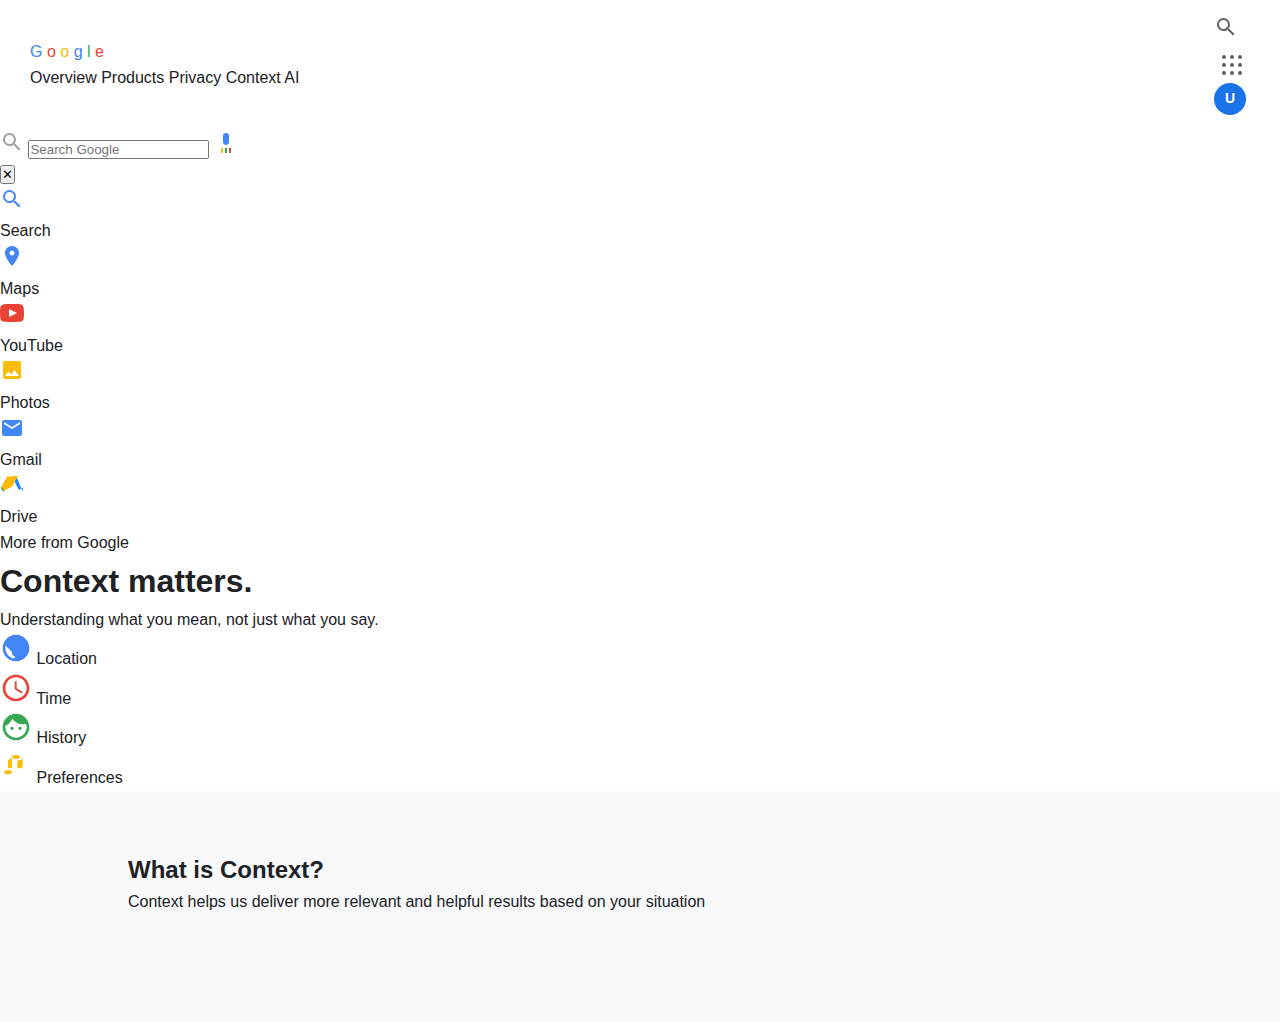
<file: content.html>
<!DOCTYPE html>
<html lang="en">
<head>
    <meta charset="UTF-8">
    <meta name="viewport" content="width=device-width, initial-scale=1.0">
    <title>Context - Google</title>
    <link rel="stylesheet" href="style.css">
    <link rel="preconnect" href="https://fonts.googleapis.com">
    <link rel="preconnect" href="https://fonts.gstatic.com" crossorigin>
    <link href="https://fonts.googleapis.com/css2?family=Google+Sans:wght@400;500;700&family=Roboto:wght@400;500;700&display=swap" rel="stylesheet">
    <link rel="icon" href="data:image/svg+xml,<svg xmlns='http://www.w3.org/2000/svg' viewBox='0 0 100 100'><text y='.9em' font-size='90'>🔍</text></svg>">
</head>
<body>
    <!-- Header Navigation -->
    <header class="header">
        <div class="header-left">
            <a href="#" class="logo">
                <span class="g-blue">G</span>
                <span class="g-red">o</span>
                <span class="g-yellow">o</span>
                <span class="g-blue">g</span>
                <span class="g-green">l</span>
                <span class="g-red">e</span>
            </a>
            <nav class="main-nav">
                <a href="#" class="nav-link">Overview</a>
                <a href="#" class="nav-link">Products</a>
                <a href="#" class="nav-link">Privacy</a>
                <a href="#" class="nav-link active">Context</a>
                <a href="#" class="nav-link">AI</a>
            </nav>
        </div>
        
        <div class="header-right">
            <div class="search-toggle" id="searchToggle">
                <svg viewBox="0 0 24 24" width="24" height="24">
                    <path fill="#5f6368" d="M15.5 14h-.79l-.28-.27A6.471 6.471 0 0 0 16 9.5 6.5 6.5 0 1 0 9.5 16c1.61 0 3.09-.59 4.23-1.57l.27.28v.79l5 4.99L20.49 19l-4.99-5zm-6 0C7.01 14 5 11.99 5 9.5S7.01 5 9.5 5 14 7.01 14 9.5 11.99 14 9.5 14z"/>
                </svg>
            </div>
            <div class="app-icon" id="appIcon">
                <span class="dot"></span>
                <span class="dot"></span>
                <span class="dot"></span>
                <span class="dot"></span>
                <span class="dot"></span>
                <span class="dot"></span>
                <span class="dot"></span>
                <span class="dot"></span>
                <span class="dot"></span>
            </div>
            <div class="profile-pic" id="profileBtn">
                <span>U</span>
            </div>
        </div>
    </header>

    <!-- Search Overlay -->
    <div class="search-overlay" id="searchOverlay">
        <div class="search-container">
            <div class="search-bar">
                <svg viewBox="0 0 24 24" width="24" height="24">
                    <path fill="#9aa0a6" d="M15.5 14h-.79l-.28-.27A6.471 6.471 0 0 0 16 9.5 6.5 6.5 0 1 0 9.5 16c1.61 0 3.09-.59 4.23-1.57l.27.28v.79l5 4.99L20.49 19l-4.99-5zm-6 0C7.01 14 5 11.99 5 9.5S7.01 5 9.5 5 14 7.01 14 9.5 11.99 14 9.5 14z"/>
                </svg>
                <input type="text" placeholder="Search Google" id="searchInput">
                <svg class="voice-icon" viewBox="0 0 24 24" width="24" height="24">
                    <path fill="#4285f4" d="M12 15c1.66 0 3-1.31 3-2.97V5.97C15 4.31 13.66 3 12 3s-3 1.31-3 2.97v6.06c0 1.66 1.34 2.97 3 2.97z"/>
                    <path fill="#34a853" d="M11 18h2v5h-2z"/>
                    <path fill="#fbbc05" d="M7 18h2v5H7z"/>
                    <path fill="#ea4335" d="M15 18h2v5h-2z"/>
                </svg>
            </div>
            <button class="close-search" id="closeSearch">✕</button>
        </div>
    </div>

    <!-- App Menu Dropdown -->
    <div class="app-menu" id="appMenu">
        <div class="app-grid">
            <a href="#" class="app-item">
                <div class="app-icon-box search-icon">
                    <svg viewBox="0 0 24 24" width="24" height="24">
                        <path fill="#4285f4" d="M15.5 14h-.79l-.28-.27A6.471 6.471 0 0 0 16 9.5 6.5 6.5 0 1 0 9.5 16c1.61 0 3.09-.59 4.23-1.57l.27.28v.79l5 4.99L20.49 19l-4.99-5zm-6 0C7.01 14 5 11.99 5 9.5S7.01 5 9.5 5 14 7.01 14 9.5 11.99 14 9.5 14z"/>
                    </svg>
                </div>
                <span>Search</span>
            </a>
            <a href="#" class="app-item">
                <div class="app-icon-box maps-icon">
                    <svg viewBox="0 0 24 24" width="24" height="24">
                        <path fill="#4285f4" d="M12 2C8.13 2 5 5.13 5 9c0 5.25 7 13 7 13s7-7.75 7-13c0-3.87-3.13-7-7-7zm0 9.5c-1.38 0-2.5-1.12-2.5-2.5s1.12-2.5 2.5-2.5 2.5 1.12 2.5 2.5-1.12 2.5-2.5 2.5z"/>
                    </svg>
                </div>
                <span>Maps</span>
            </a>
            <a href="#" class="app-item">
                <div class="app-icon-box youtube-icon">
                    <svg viewBox="0 0 24 24" width="24" height="24">
                        <path fill="#ea4335" d="M19.615 3.184c-3.604-.246-11.631-.245-15.23 0-3.897.266-4.356 2.62-4.385 8.816.029 6.185.484 8.549 4.385 8.816 3.6.245 11.626.246 15.23 0 3.897-.266 4.356-2.62 4.385-8.816-.029-6.185-.484-8.549-4.385-8.816zm-10.615 12.816v-8l8 3.993-8 4.007z"/>
                    </svg>
                </div>
                <span>YouTube</span>
            </a>
            <a href="#" class="app-item">
                <div class="app-icon-box photos-icon">
                    <svg viewBox="0 0 24 24" width="24" height="24">
                        <path fill="#fbbc05" d="M21 19V5c0-1.1-.9-2-2-2H5c-1.1 0-2 .9-2 2v14c0 1.1.9 2 2 2h14c1.1 0 2-.9 2-2zM8.5 13.5l2.5 3.01L14.5 12l4.5 6H5l3.5-4.5z"/>
                    </svg>
                </div>
                <span>Photos</span>
            </a>
            <a href="#" class="app-item">
                <div class="app-icon-box gmail-icon">
                    <svg viewBox="0 0 24 24" width="24" height="24">
                        <path fill="#4285f4" d="M20 4H4c-1.1 0-1.99.9-1.99 2L2 18c0 1.1.9 2 2 2h16c1.1 0 2-.9 2-2V6c0-1.1-.9-2-2-2zm0 4l-8 5-8-5V6l8 5 8-5v2z"/>
                    </svg>
                </div>
                <span>Gmail</span>
            </a>
            <a href="#" class="app-item">
                <div class="app-icon-box drive-icon">
                    <svg viewBox="0 0 24 24" width="24" height="24">
                        <path fill="#00832d" d="M7.71 3.5L1.15 15l2.21 3.83L9.93 7.33 7.71 3.5z"/>
                        <path fill="#2684fc" d="M22.85 18.83L16.29 3.5h-4.29l4.81 9.58 2.21 3.83 3.93-2.08z"/>
                        <path fill="#ffba00" d="M11.99 3.5H7.7l-6.05 10.46 2.21 3.83L11.99 13.5l6.05-10.47h-4.29L11.99 3.5z"/>
                    </svg>
                </div>
                <span>Drive</span>
            </a>
        </div>
        <div class="app-more">
            <a href="#">More from Google</a>
        </div>
    </div>

    <!-- Main Content -->
    <main class="main-content">
        <!-- Hero Section -->
        <section class="context-hero">
            <div class="hero-content">
                <h1 class="hero-title">
                    <span class="title-word">Context</span>
                    <span class="title-word">matters.</span>
                </h1>
                <p class="hero-subtitle">Understanding what you mean, not just what you say.</p>
            </div>
            <div class="hero-visual">
                <div class="visual-card card-1">
                    <svg viewBox="0 0 24 24" width="32" height="32">
                        <path fill="#4285f4" d="M12 2C6.48 2 2 6.48 2 12s4.48 10 10 10 10-4.48 10-10S17.52 2 12 2zm-1 17.93c-3.95-.49-7-3.85-7-7.93 0-.62.08-1.21.21-1.79L9 15v1c0 1.1.9 2 2 2v1.93z"/>
                    </svg>
                    <span>Location</span>
                </div>
                <div class="visual-card card-2">
                    <svg viewBox="0 0 24 24" width="32" height="32">
                        <path fill="#ea4335" d="M11.99 2C6.47 2 2 6.48 2 12s4.47 10 9.99 10C17.52 22 22 17.52 22 12S17.52 2 11.99 2zM12 20c-4.42 0-8-3.58-8-8s3.58-8 8-8 8 3.58 8 8-3.58 8-8 8zm.5-13H11v6l5.25 3.15.75-1.23-4.5-2.67z"/>
                    </svg>
                    <span>Time</span>
                </div>
                <div class="visual-card card-3">
                    <svg viewBox="0 0 24 24" width="32" height="32">
                        <path fill="#34a853" d="M9 11.75c-.69 0-1.25.56-1.25 1.25s.56 1.25 1.25 1.25 1.25-.56 1.25-1.25-.56-1.25-1.25-1.25zm6 0c-.69 0-1.25.56-1.25 1.25s.56 1.25 1.25 1.25 1.25-.56 1.25-1.25-.56-1.25-1.25-1.25zM12 2C6.48 2 2 6.48 2 12s4.48 10 10 10 10-4.48 10-10S17.52 2 12 2zm0 18c-4.41 0-8-3.59-8-8 0-.29.02-.58.05-.86 2.36-1.05 4.23-2.98 5.21-5.37C11.07 8.33 14.05 10 17.42 10c.78 0 1.53-.09 2.25-.26.21.71.33 1.47.33 2.26 0 4.41-3.59 8-8 8z"/>
                    </svg>
                    <span>History</span>
                </div>
                <div class="visual-card card-4">
                    <svg viewBox="0 0 24 24" width="32" height="32">
                        <path fill="#fbbc05" d="M12 3c-1.66 0-3 .67-3 1.5S10.34 6 12 6s3-.67 3-1.5S13.66 3 12 3zm4.5 2.5c0 .83-.67 1.5-1.5 1.5H13v6h2.5c.83 0 1.5-.67 1.5-1.5v-6zm-9 0c0 .83-.67 1.5-1.5 1.5H6v6h1.5c.83 0 1.5-.67 1.5-1.5v-6zm-1.5 9c-1.66 0-3 .67-3 1.5s1.34 1.5 3 1.5 3-.67 3-1.5-.67-1.5-3-1.5z"/>
                    </svg>
                    <span>Preferences</span>
                </div>
            </div>
        </section>

        <!-- What is Context Section -->
        <section class="info-section">
            <div class="section-container">
                <div class="section-header">
                    <h2>What is Context?</h2>
                    <p>Context helps us deliver more relevant and helpful results based on your situation</p>
                </div>

                <div class="context-features">
                    <div class="context-card" data-tilt>
                        <div class="card-icon location-icon">
                            <svg viewBox="0 0 24 24" width="40" height="40">
                                <path fill="#4285f4" d="M12 2C8.13 2 5 5.13 5 9c0 5.25 7 13 7 13s7-7.75 7-13c0-3.87-3.13-7-7-7zm0 9.5c-1.38 0-
</file>
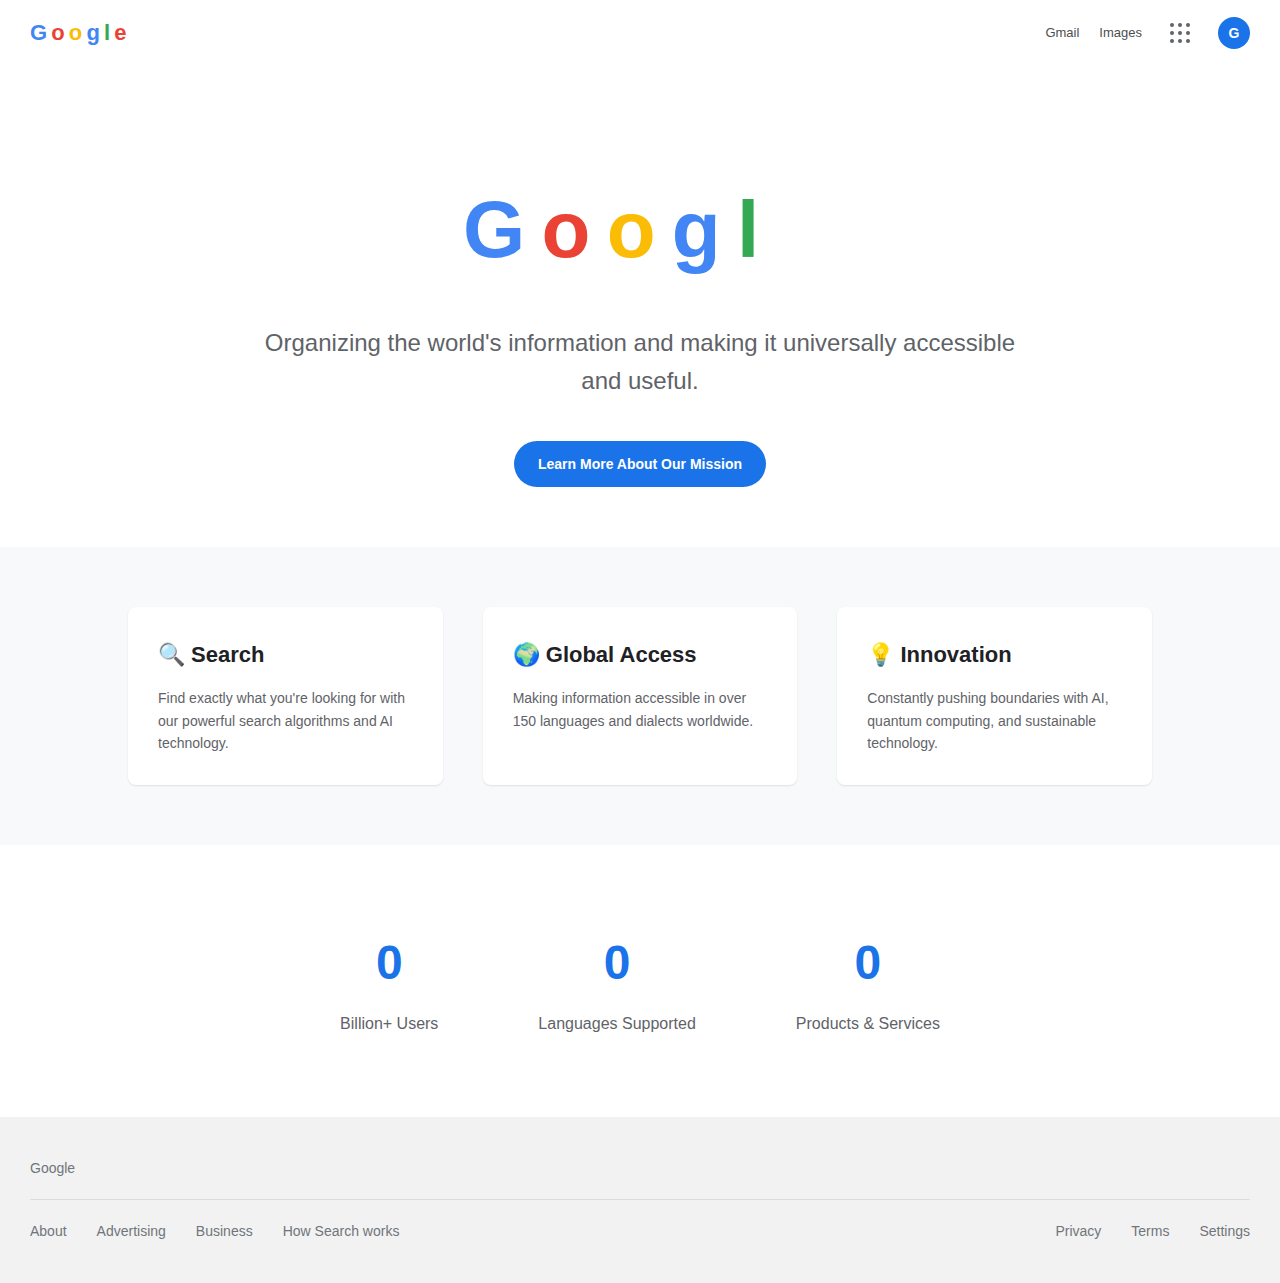
<file: indexx.html>
<!DOCTYPE html>
<html lang="en">
<head>
    <meta charset="UTF-8">
    <meta name="viewport" content="width=device-width, initial-scale=1.0">
    <title>About Google</title>
    <link rel="stylesheet" href="style.css">
</head>
<body>
    <!-- Header Navigation -->
    <header>
        <div class="logo-container">
            <span class="g-blue">G</span>
            <span class="g-red">o</span>
            <span class="g-yellow">o</span>
            <span class="g-blue">g</span>
            <span class="g-green">l</span>
            <span class="g-red">e</span>
        </div>
        
        <nav class="nav-links">
            <a href="#" class="nav-item">Gmail</a>
            <a href="#" class="nav-item">Images</a>
            <div class="app-icon" id="appIcon">
                <span class="dot"></span>
                <span class="dot"></span>
                <span class="dot"></span>
                <span class="dot"></span>
                <span class="dot"></span>
                <span class="dot"></span>
                <span class="dot"></span>
                <span class="dot"></span>
                <span class="dot"></span>
            </div>
            <div class="profile-pic" id="profileBtn">G</div>
        </nav>
    </header>

    <!-- Main Hero Section -->
    <main>
        <section class="hero">
            <h1 id="animatedLogo">
                <span class="g-blue">G</span>
                <span class="g-red">o</span>
                <span class="g-yellow">o</span>
                <span class="g-blue">g</span>
                <span class="g-green">l</span>
                <span class="g-red">e</span>
            </h1>
            <p>Organizing the world's information and making it universally accessible and useful.</p>
            <a href="#" class="cta-button">Learn More About Our Mission</a>
        </section>

        <!-- Info Cards Section -->
        <section class="info-section">
            <div class="grid-container">
                <div class="card">
                    <h3>🔍 Search</h3>
                    <p>Find exactly what you're looking for with our powerful search algorithms and AI technology.</p>
                </div>
                <div class="card">
                    <h3>🌍 Global Access</h3>
                    <p>Making information accessible in over 150 languages and dialects worldwide.</p>
                </div>
                <div class="card">
                    <h3>💡 Innovation</h3>
                    <p>Constantly pushing boundaries with AI, quantum computing, and sustainable technology.</p>
                </div>
            </div>
        </section>

        <!-- Stats Section -->
        <section class="stats-section">
            <div class="stat-item">
                <h2 class="counter" data-target="4">0</h2>
                <p>Billion+ Users</p>
            </div>
            <div class="stat-item">
                <h2 class="counter" data-target="150">0</h2>
                <p>Languages Supported</p>
            </div>
            <div class="stat-item">
                <h2 class="counter" data-target="60">0</h2>
                <p>Products & Services</p>
            </div>
        </section>
    </main>

    <!-- Footer -->
    <footer>
        <div class="footer-top">
            <span>Google</span>
        </div>
        <div class="footer-bottom">
            <div class="footer-links">
                <a href="#">About</a>
                <a href="#">Advertising</a>
                <a href="#">Business</a>
                <a href="#">How Search works</a>
            </div>
            <div class="footer-links">
                <a href="#">Privacy</a>
                <a href="#">Terms</a>
                <a href="#">Settings</a>
            </div>
        </div>
    </footer>

    <script src="script.js"></script>
</body>
</html>
</file>
<file: style.css>
/* --- RESET & BASIC SETUP --- */
* {
    margin: 0;
    padding: 0;
    box-sizing: border-box;
}

body {
    font-family: 'Arial', sans-serif;
    color: #202124;
    background-color: #ffffff;
    line-height: 1.6;
}

a {
    text-decoration: none;
    color: inherit;
}

/* --- HEADER / NAVIGATION --- */
header {
    display: flex;
    justify-content: space-between;
    align-items: center;
    padding: 15px 30px;
    position: sticky;
    top: 0;
    background: white;
    z-index: 100;
}

.logo-container {
    font-size: 22px;
    font-weight: bold;
    letter-spacing: -1px;
}

/* Google Logo Colors */
.g-blue { color: #4285F4; }
.g-red { color: #EA4335; }
.g-yellow { color: #FBBC05; }
.g-green { color: #34A853; }

.nav-links {
    display: flex;
    align-items: center;
    gap: 20px;
}

.nav-item {
    font-size: 13px;
    color: #202124;
    opacity: 0.8;
    cursor: pointer;
    transition: opacity 0.2s;
}

.nav-item:hover {
    text-decoration: underline;
    opacity: 1;
}

/* App Grid Icon */
.app-icon {
    display: grid;
    grid-template-columns: repeat(3, 4px);
    gap: 4px;
    cursor: pointer;
    padding: 8px;
    border-radius: 50%;
    transition: background-color 0.2s;
}

.app-icon:hover {
    background-color: #f1f3f4;
}

.dot {
    width: 4px;
    height: 4px;
    background-color: #5f6368;
    border-radius: 50%;
}

/* Profile Avatar */
.profile-pic {
    width: 32px;
    height: 32px;
    background-color: #1a73e8;
    color: white;
    border-radius: 50%;
    display: flex;
    justify-content: center;
    align-items: center;
    font-size: 14px;
    font-weight: bold;
    cursor: pointer;
    transition: transform 0.2s, box-shadow 0.2s;
}

.profile-pic:hover {
    transform: scale(1.1);
    box-shadow: 0 2px 8px rgba(0,0,0,0.2);
}

/* --- HERO SECTION --- */
.hero {
    text-align: center;
    padding: 100px 20px 60px;
    max-width: 800px;
    margin: 0 auto;
}

.hero h1 {
    font-size: 80px;
    font-weight: bold;
    letter-spacing: -3px;
    margin-bottom: 30px;
}

.hero h1 span {
    display: inline-block;
    transition: transform 0.3s;
}

.hero h1 span:hover {
    transform: scale(1.1);
}

.hero p {
    font-size: 24px;
    color: #5f6368;
    margin-bottom: 40px;
}

.cta-button {
    background-color: #1a73e8;
    color: white;
    padding: 12px 24px;
    border-radius: 24px;
    font-weight: bold;
    font-size: 14px;
    display: inline-block;
    transition: background-color 0.3s, box-shadow 0.3s;
}

.cta-button:hover {
    background-color: #1557b0;
    box-shadow: 0 2px 8px rgba(0,0,0,0.3);
}

/* --- CONTENT GRID --- */
.info-section {
    padding: 60px 10%;
    background-color: #f8f9fa;
}

.grid-container {
    display: grid;
    grid-template-columns: repeat(auto-fit, minmax(300px, 1fr));
    gap: 40px;
}

.card {
    background: white;
    padding: 30px;
    border-radius: 8px;
    box-shadow: 0 1px 2px rgba(0,0,0,0.1);
    transition: transform 0.3s, box-shadow 0.3s;
}

.card:hover {
    transform: translateY(-5px);
    box-shadow: 0 4px 12px rgba(0,0,0,0.15);
}

.card h3 {
    font-size: 22px;
    margin-bottom: 15px;
    color: #202124;
}

.card p {
    color: #5f6368;
    font-size: 14px;
}

/* --- STATS SECTION --- */
.stats-section {
    display: flex;
    justify-content: center;
    gap: 100px;
    padding: 80px 20px;
    background-color: white;
}

.stat-item {
    text-align: center;
}

.stat-item h2 {
    font-size: 48px;
    color: #1a73e8;
    margin-bottom: 10px;
}

.stat-item p {
    color: #5f6368;
    font-size: 16px;
}

/* --- FOOTER --- */
footer {
    background-color: #f2f2f2;
    padding: 40px 30px;
    font-size: 14px;
    color: #70757a;
}

.footer-top {
    padding-bottom: 20px;
    border-bottom: 1px solid #dadce0;
    margin-bottom: 20px;
}

.footer-bottom {
    display: flex;
    justify-content: space-between;
    flex-wrap: wrap;
    gap: 20px;
}

.footer-links {
    display: flex;
    gap: 30px;
    flex-wrap: wrap;
}

.footer-links a {
    transition: color 0.2s;
}

.footer-links a:hover {
    color: #202124;
    text-decoration: underline;
}

/* --- RESPONSIVE DESIGN --- */
@media (max-width: 768px) {
    .hero h1 {
        font-size: 48px;
    }
    
    .hero p {
        font-size: 18px;
    }
    
    .stats-section {
        flex-direction: column;
        gap: 40px;
    }
    
    .footer-bottom {
        flex-direction: column;
    }
    
    .nav-links .nav-item {
        display: none;
    }
}
</file>
